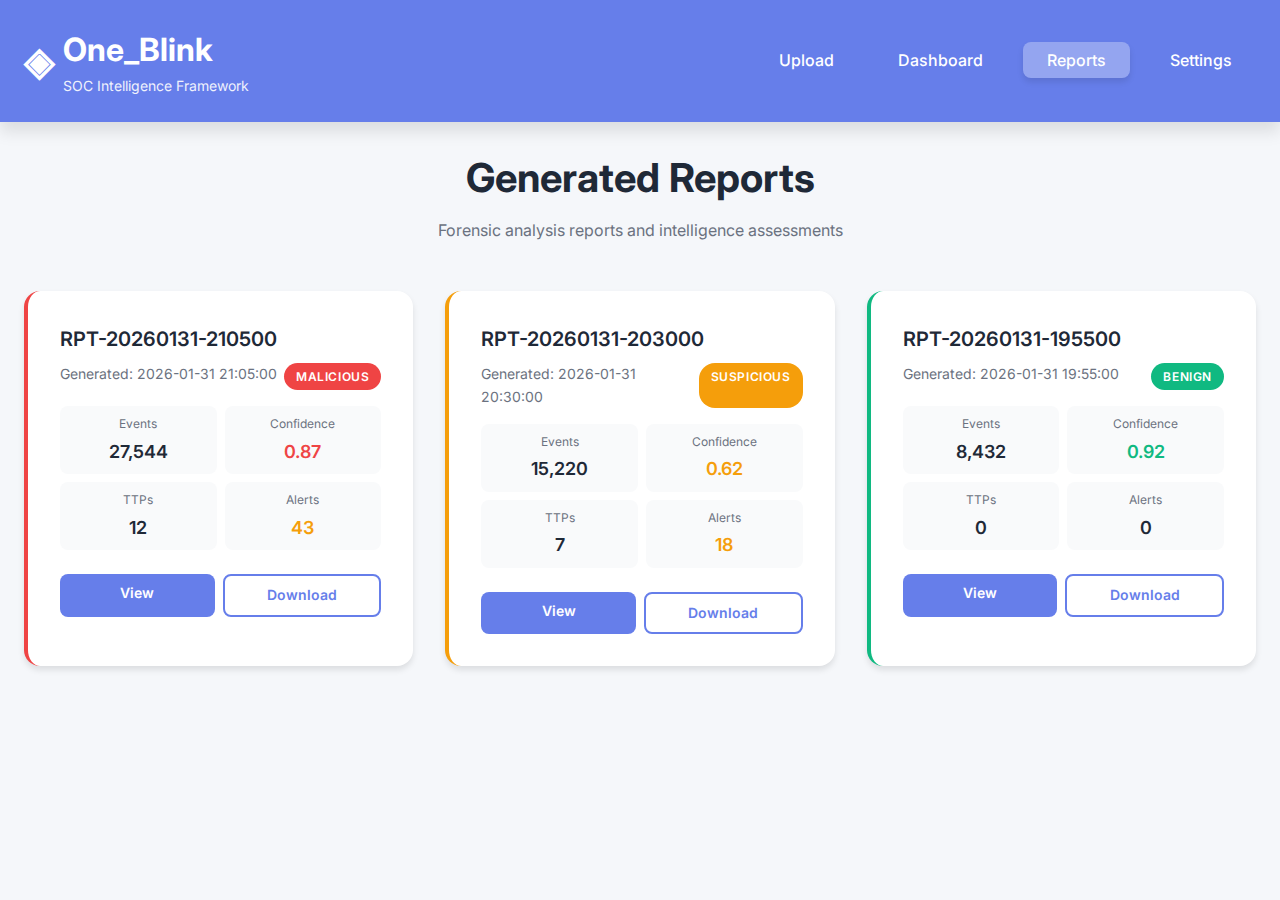
<file: templates/reports.html>
<!DOCTYPE html>
<html lang="en">

<head>
    <meta charset="UTF-8">
    <meta name="viewport" content="width=device-width, initial-scale=1.0">
    <meta name="description" content="One_Blink - Reports Gallery">
    <title>Reports - One_Blink</title>

    <!-- Fonts -->
    <link href="https://fonts.googleapis.com/css2?family=Inter:wght@400;500;600;700&display=swap" rel="stylesheet">

    <!-- Styles -->
    <link rel="stylesheet" href="/static/css/dashboard.css">

    <style>
        .reports-grid {
            display: grid;
            grid-template-columns: repeat(auto-fill, minmax(350px, 1fr));
            gap: var(--spacing-xl);
            margin: var(--spacing-2xl) 0;
        }

        .report-card {
            background: white;
            border-radius: 1rem;
            padding: var(--spacing-xl);
            box-shadow: var(--shadow-md);
            transition: all var(--transition-normal);
            border-left: 4px solid var(--primary);
        }

        .report-card:hover {
            transform: translateY(-4px);
            box-shadow: var(--shadow-lg);
        }

        .report-card.malicious {
            border-left-color: var(--danger);
        }

        .report-card.suspicious {
            border-left-color: var(--warning);
        }

        .report-card.benign {
            border-left-color: var(--success);
        }

        .report-id {
            font-size: 1.25rem;
            font-weight: 600;
            margin-bottom: var(--spacing-sm);
        }

        .report-meta {
            display: flex;
            justify-content: space-between;
            margin-bottom: var(--spacing-md);
            font-size: 0.875rem;
            color: var(--gray);
        }

        .report-stats {
            display: grid;
            grid-template-columns: repeat(2, 1fr);
            gap: var(--spacing-sm);
            margin: var(--spacing-md) 0;
        }

        .report-stat {
            background: var(--light);
            padding: var(--spacing-sm);
            border-radius: 0.5rem;
            text-align: center;
        }

        .report-stat-label {
            font-size: 0.75rem;
            color: var(--gray);
            margin-bottom: 0.25rem;
        }

        .report-stat-value {
            font-size: 1.125rem;
            font-weight: 600;
        }

        .report-actions {
            display: flex;
            gap: var(--spacing-sm);
            margin-top: var(--spacing-lg);
        }

        .report-actions .btn {
            flex: 1;
            font-size: 0.875rem;
            padding: var(--spacing-sm);
        }
    </style>
</head>

<body>
    <!-- Header -->
    <header class="header">
        <div class="container">
            <div class="header-content">
                <div class="logo">
                    <span class="logo-icon">&#9672;</span>
                    <div>
                        <div>One_Blink</div>
                        <div class="tagline">SOC Intelligence Framework</div>
                    </div>
                </div>

                <nav>
                    <ul class="nav">
                        <li><a href="/" class="nav-link">Upload</a></li>
                        <li><a href="/dashboard" class="nav-link">Dashboard</a></li>
                        <li><a href="/reports" class="nav-link active">Reports</a></li>
                        <li><a href="/settings" class="nav-link">Settings</a></li>
                    </ul>
                </nav>
            </div>
        </div>
    </header>

    <!-- Main Content -->
    <main class="container" style="margin-top: 2rem;">
        <div class="text-center mb-4">
            <h1>Generated Reports</h1>
            <p class="text-muted">Forensic analysis reports and intelligence assessments</p>
        </div>

        <!-- Reports Grid -->
        <div class="reports-grid fade-in" id="reportsGrid">
            <!-- Sample Report Cards (will be populated dynamically) -->
            <div class="report-card malicious">
                <div class="report-id">RPT-20260131-210500</div>
                <div class="report-meta">
                    <span>Generated: 2026-01-31 21:05:00</span>
                    <span class="badge badge-danger">MALICIOUS</span>
                </div>

                <div class="report-stats">
                    <div class="report-stat">
                        <div class="report-stat-label">Events</div>
                        <div class="report-stat-value">27,544</div>
                    </div>
                    <div class="report-stat">
                        <div class="report-stat-label">Confidence</div>
                        <div class="report-stat-value text-danger">0.87</div>
                    </div>
                    <div class="report-stat">
                        <div class="report-stat-label">TTPs</div>
                        <div class="report-stat-value">12</div>
                    </div>
                    <div class="report-stat">
                        <div class="report-stat-label">Alerts</div>
                        <div class="report-stat-value text-warning">43</div>
                    </div>
                </div>

                <div class="report-actions">
                    <a href="/reports/view/RPT-20260131-210500" class="btn btn-primary">View</a>
                    <a href="/reports/download/RPT-20260131-210500" class="btn btn-outline">Download</a>
                </div>
            </div>

            <div class="report-card suspicious">
                <div class="report-id">RPT-20260131-203000</div>
                <div class="report-meta">
                    <span>Generated: 2026-01-31 20:30:00</span>
                    <span class="badge badge-warning">SUSPICIOUS</span>
                </div>

                <div class="report-stats">
                    <div class="report-stat">
                        <div class="report-stat-label">Events</div>
                        <div class="report-stat-value">15,220</div>
                    </div>
                    <div class="report-stat">
                        <div class="report-stat-label">Confidence</div>
                        <div class="report-stat-value text-warning">0.62</div>
                    </div>
                    <div class="report-stat">
                        <div class="report-stat-label">TTPs</div>
                        <div class="report-stat-value">7</div>
                    </div>
                    <div class="report-stat">
                        <div class="report-stat-label">Alerts</div>
                        <div class="report-stat-value text-warning">18</div>
                    </div>
                </div>

                <div class="report-actions">
                    <a href="/reports/view/RPT-20260131-203000" class="btn btn-primary">View</a>
                    <a href="/reports/download/RPT-20260131-203000" class="btn btn-outline">Download</a>
                </div>
            </div>

            <div class="report-card benign">
                <div class="report-id">RPT-20260131-195500</div>
                <div class="report-meta">
                    <span>Generated: 2026-01-31 19:55:00</span>
                    <span class="badge badge-success">BENIGN</span>
                </div>

                <div class="report-stats">
                    <div class="report-stat">
                        <div class="report-stat-label">Events</div>
                        <div class="report-stat-value">8,432</div>
                    </div>
                    <div class="report-stat">
                        <div class="report-stat-label">Confidence</div>
                        <div class="report-stat-value text-success">0.92</div>
                    </div>
                    <div class="report-stat">
                        <div class="report-stat-label">TTPs</div>
                        <div class="report-stat-value">0</div>
                    </div>
                    <div class="report-stat">
                        <div class="report-stat-label">Alerts</div>
                        <div class="report-stat-value">0</div>
                    </div>
                </div>

                <div class="report-actions">
                    <a href="/reports/view/RPT-20260131-195500" class="btn btn-primary">View</a>
                    <a href="/reports/download/RPT-20260131-195500" class="btn btn-outline">Download</a>
                </div>
            </div>
        </div>

        <!-- Empty State -->
        <div id="emptyState" style="display: none; text-align: center; padding: 4rem 0;">
            <h2 class="text-muted">No Reports Generated</h2>
            <p class="text-muted">Upload and analyze a PCAP file to generate your first report</p>
            <a href="/" class="btn btn-primary mt-3">Upload PCAP</a>
        </div>
    </main>

    <script>
        // Fetch reports from API
        async function loadReports() {
            try {
                const response = await fetch('/api/reports');
                if (response.ok) {
                    const reports = await response.json();

                    if (reports.length === 0) {
                        document.getElementById('reportsGrid').style.display = 'none';
                        document.getElementById('emptyState').style.display = 'block';
                    } else {
                        renderReports(reports);
                    }
                }
            } catch (error) {
                console.error('Failed to load reports:', error);
            }
        }

        function renderReports(reports) {
            const grid = document.getElementById('reportsGrid');
            grid.innerHTML = '';

            reports.forEach(report => {
                const card = createReportCard(report);
                grid.appendChild(card);
            });
        }

        function createReportCard(report) {
            const div = document.createElement('div');
            div.className = `report-card ${report.verdict.toLowerCase()}`;

            div.innerHTML = `
                <div class="report-id">${report.id}</div>
                <div class="report-meta">
                    <span>Generated: ${new Date(report.created_at).toLocaleString()}</span>
                    <span class="badge badge-${getBadgeClass(report.verdict)}">${report.verdict}</span>
                </div>
                
                <div class="report-stats">
                    <div class="report-stat">
                        <div class="report-stat-label">Events</div>
                        <div class="report-stat-value">${report.events_count.toLocaleString()}</div>
                    </div>
                    <div class="report-stat">
                        <div class="report-stat-label">Confidence</div>
                        <div class="report-stat-value text-${getConfidenceClass(report.confidence)}">${report.confidence}</div>
                    </div>
                    <div class="report-stat">
                        <div class="report-stat-label">TTPs</div>
                        <div class="report-stat-value">${report.ttps_count}</div>
                    </div>
                    <div class="report-stat">
                        <div class="report-stat-label">Alerts</div>
                        <div class="report-stat-value text-warning">${report.alerts_count}</div>
                    </div>
                </div>
                
                <div class="report-actions">
                    <a href="/reports/view/${report.id}" class="btn btn-primary">View</a>
                    <a href="/reports/download/${report.id}" class="btn btn-outline">Download</a>
                </div>
            `;

            return div;
        }

        function getBadgeClass(verdict) {
            const map = {
                'MALICIOUS': 'danger',
                'SUSPICIOUS': 'warning',
                'BENIGN': 'success'
            };
            return map[verdict] || 'info';
        }

        function getConfidenceClass(confidence) {
            if (confidence >= 0.8) return 'success';
            if (confidence >= 0.5) return 'warning';
            return 'danger';
        }

        // Load reports on page load
        // document.addEventListener('DOMContentLoaded', loadReports);
    </script>
</body>

</html>
</file>
<file: static/css/dashboard.css>
/*
 * One_Blink Dashboard CSS
 * Premium forensics dashboard styling with glassmorphism and gradients
 */

/* ========== CSS VARIABLES ========== */
:root {
    /* Brand Colors */
    --primary: #667eea;
    --primary-dark: #5568d3;
    --secondary: #764ba2;
    --accent: #8b5cf6;

    /* Semantic Colors */
    --success: #10b981;
    --warning: #f59e0b;
    --danger: #ef4444;
    --info: #3b82f6;

    /* Neutrals */
    --dark: #1f2937;
    --dark-light: #374151;
    --light: #f9fafb;
    --gray: #6b7280;
    --gray-light: #e5e7eb;

    /* Spacing */
    --spacing-xs: 0.25rem;
    --spacing-sm: 0.5rem;
    --spacing-md: 1rem;
    --spacing-lg: 1.5rem;
    --spacing-xl: 2rem;
    --spacing-2xl: 3rem;

    /* Shadows */
    --shadow-sm: 0 1px 2px rgba(0, 0, 0, 0.05);
    --shadow-md: 0 4px 6px rgba(0, 0, 0, 0.1);
    --shadow-lg: 0 10px 15px rgba(0, 0, 0, 0.1);
    --shadow-glow: 0 0 20px rgba(102, 126, 234, 0.3);

    /* Transitions */
    --transition-fast: 150ms ease;
    --transition-normal: 300ms ease;
    --transition-slow: 500ms ease;
}

/* ========== RESET & BASE ========== */
* {
    margin: 0;
    padding: 0;
    box-sizing: border-box;
}

html {
    font-size: 16px;
    scroll-behavior: smooth;
}

body {
    font-family: -apple-system, BlinkMacSystemFont, 'Segoe UI', 'Inter', 'Roboto',
        'Oxygen', 'Ubuntu', 'Cantarell', sans-serif;
    line-height: 1.6;
    color: var(--dark);
    background: #f5f7fa;
    min-height: 100vh;
    overflow-x: hidden;
}

/* ========== TYPOGRAPHY ========== */
h1,
h2,
h3,
h4,
h5,
h6 {
    font-weight: 700;
    line-height: 1.2;
    margin-bottom: var(--spacing-md);
}

h1 {
    font-size: 2.5rem;
}

h2 {
    font-size: 2rem;
}

h3 {
    font-size: 1.5rem;
}

h4 {
    font-size: 1.25rem;
}

h5 {
    font-size: 1.125rem;
}

h6 {
    font-size: 1rem;
}

p {
    margin-bottom: var(--spacing-md);
}

code {
    font-family: 'JetBrains Mono', 'Courier New', monospace;
    background: var(--gray-light);
    padding: 0.125rem 0.375rem;
    border-radius: 0.25rem;
    font-size: 0.875em;
}

/* ========== LAYOUT ========== */
.container {
    max-width: 1400px;
    margin: 0 auto;
    padding: 0 var(--spacing-lg);
}

.container-fluid {
    width: 100%;
    padding: 0 var(--spacing-lg);
}

.row {
    display: flex;
    flex-wrap: wrap;
    margin: 0 calc(-1 * var(--spacing-md));
}

.col {
    flex: 1;
    padding: 0 var(--spacing-md);
}

.col-2 {
    flex: 0 0 16.666%;
    max-width: 16.666%;
}

.col-3 {
    flex: 0 0 25%;
    max-width: 25%;
}

.col-4 {
    flex: 0 0 33.333%;
    max-width: 33.333%;
}

.col-6 {
    flex: 0 0 50%;
    max-width: 50%;
}

.col-8 {
    flex: 0 0 66.666%;
    max-width: 66.666%;
}

.col-9 {
    flex: 0 0 75%;
    max-width: 75%;
}

.col-12 {
    flex: 0 0 100%;
    max-width: 100%;
}

/* ========== HEADER ========== */
.header {
    background: var(--primary);
    color: white;
    padding: var(--spacing-lg) 0;
    box-shadow: var(--shadow-lg);
    position: sticky;
    top: 0;
    z-index: 100;
}

.header-content {
    display: flex;
    justify-content: space-between;
    align-items: center;
}

.logo {
    font-size: 2rem;
    font-weight: bold;
    display: flex;
    align-items: center;
    gap: var(--spacing-sm);
}

.logo-icon {
    font-size: 2.5rem;
}

.tagline {
    font-size: 0.875rem;
    opacity: 0.9;
    font-weight: normal;
}

/* ========== NAVIGATION ========== */
.nav {
    display: flex;
    gap: var(--spacing-md);
    list-style: none;
    align-items: center;
}

.nav-link {
    color: white;
    text-decoration: none;
    padding: var(--spacing-sm) var(--spacing-lg);
    border-radius: 0.5rem;
    transition: all var(--transition-fast);
    font-weight: 500;
}

.nav-link:hover {
    background: rgba(255, 255, 255, 0.2);
    transform: translateY(-2px);
}

.nav-link.active {
    background: rgba(255, 255, 255, 0.3);
    box-shadow: var(--shadow-md);
}

/* ========== CARDS ========== */
.card {
    background: white;
    border-radius: 1rem;
    padding: var(--spacing-xl);
    box-shadow: var(--shadow-md);
    transition: all var(--transition-normal);
}

.card:hover {
    transform: translateY(-4px);
    box-shadow: var(--shadow-lg);
}

.card-glass {
    background: rgba(255, 255, 255, 0.7);
    backdrop-filter: blur(10px);
    border: 1px solid rgba(255, 255, 255, 0.3);
}

.card-header {
    border-bottom: 2px solid var(--gray-light);
    padding-bottom: var(--spacing-md);
    margin-bottom: var(--spacing-lg);
}

.card-title {
    font-size: 1.5rem;
    margin: 0;
}

/* ========== METRIC CARDS ========== */
.metric-grid {
    display: grid;
    grid-template-columns: repeat(auto-fit, minmax(250px, 1fr));
    gap: var(--spacing-lg);
    margin-bottom: var(--spacing-2xl);
}

.metric-card {
    background: var(--primary);
    color: white;
    padding: var(--spacing-xl);
    border-radius: 1rem;
    box-shadow: var(--shadow-lg);
    transition: all var(--transition-normal);
    position: relative;
    overflow: hidden;
}

/* Removed gradient overlay effect */

.metric-card:hover {
    transform: translateY(-6px) scale(1.02);
    box-shadow: var(--shadow-glow);
}

.metric-label {
    font-size: 0.875rem;
    text-transform: uppercase;
    letter-spacing: 0.05em;
    opacity: 0.9;
    margin-bottom: var(--spacing-sm);
}

.metric-value {
    font-size: 2.5rem;
    font-weight: bold;
    margin-bottom: var(--spacing-sm);
}

.metric-change {
    font-size: 0.875rem;
    opacity: 0.8;
}

.metric-change.positive {
    color: #d1fae5;
}

.metric-change.negative {
    color: #fee2e2;
}

/* ========== BUTTONS ========== */
.btn {
    display: inline-block;
    padding: var(--spacing-sm) var(--spacing-lg);
    border: none;
    border-radius: 0.5rem;
    font-size: 1rem;
    font-weight: 600;
    cursor: pointer;
    transition: all var(--transition-fast);
    text-decoration: none;
    text-align: center;
}

.btn-primary {
    background: var(--primary);
    color: white;
}

.btn-primary:hover {
    transform: translateY(-2px);
    box-shadow: var(--shadow-lg);
}

.btn-success {
    background: var(--success);
    color: white;
}

.btn-danger {
    background: var(--danger);
    color: white;
}

.btn-outline {
    background: transparent;
    border: 2px solid var(--primary);
    color: var(--primary);
}

.btn-outline:hover {
    background: var(--primary);
    color: white;
}

/* ========== TABLES ========== */
.table {
    width: 100%;
    border-collapse: collapse;
    background: white;
    border-radius: 0.5rem;
    overflow: hidden;
    box-shadow: var(--shadow-md);
}

.table th {
    background: var(--primary);
    color: white;
    padding: var(--spacing-md);
    text-align: left;
    font-weight: 600;
    text-transform: uppercase;
    font-size: 0.875rem;
    letter-spacing: 0.05em;
}

.table td {
    padding: var(--spacing-md);
    border-bottom: 1px solid var(--gray-light);
}

.table tr:hover {
    background: var(--light);
}

.table tr:last-child td {
    border-bottom: none;
}

/* ========== BADGES ========== */
.badge {
    display: inline-block;
    padding: 0.25rem 0.75rem;
    border-radius: 1rem;
    font-size: 0.75rem;
    font-weight: 600;
    text-transform: uppercase;
    letter-spacing: 0.05em;
}

.badge-success {
    background: var(--success);
    color: white;
}

.badge-warning {
    background: var(--warning);
    color: white;
}

.badge-danger {
    background: var(--danger);
    color: white;
}

.badge-info {
    background: var(--info);
    color: white;
}

/* ========== TLP BANNERS ========== */
.tlp-banner {
    padding: var(--spacing-md);
    border-radius: 0.5rem;
    font-weight: bold;
    text-align: center;
    margin: var(--spacing-lg) 0;
}

.tlp-red {
    background: #dc2626;
    color: white;
}

.tlp-amber {
    background: #f59e0b;
    color: white;
}

.tlp-green {
    background: #10b981;
    color: white;
}

.tlp-white {
    background: #f3f4f6;
    color: var(--dark);
    border: 2px solid var(--gray-light);
}

/* ========== CHARTS ========== */
.chart-container {
    position: relative;
    height: 400px;
    margin: var(--spacing-xl) 0;
}

.chart-wrapper {
    background: white;
    padding: var(--spacing-xl);
    border-radius: 1rem;
    box-shadow: var(--shadow-md);
}

.chart-title {
    font-size: 1.25rem;
    margin-bottom: var(--spacing-lg);
    color: var(--dark);
}

/* ========== ANIMATIONS ========== */
@keyframes fadeIn {
    from {
        opacity: 0;
        transform: translateY(20px);
    }

    to {
        opacity: 1;
        transform: translateY(0);
    }
}

@keyframes pulse {

    0%,
    100% {
        opacity: 1;
    }

    50% {
        opacity: 0.7;
    }
}

.fade-in {
    animation: fadeIn 0.5s ease;
}

.pulse {
    animation: pulse 2s ease infinite;
}

/* ========== UTILITIES ========== */
.mt-1 {
    margin-top: var(--spacing-sm);
}

.mt-2 {
    margin-top: var(--spacing-md);
}

.mt-3 {
    margin-top: var(--spacing-lg);
}

.mt-4 {
    margin-top: var(--spacing-xl);
}

.mb-1 {
    margin-bottom: var(--spacing-sm);
}

.mb-2 {
    margin-bottom: var(--spacing-md);
}

.mb-3 {
    margin-bottom: var(--spacing-lg);
}

.mb-4 {
    margin-bottom: var(--spacing-xl);
}

.text-center {
    text-align: center;
}

.text-right {
    text-align: right;
}

.text-muted {
    color: var(--gray);
}

.text-danger {
    color: var(--danger);
}

.text-success {
    color: var(--success);
}

.text-warning {
    color: var(--warning);
}

/* ========== RESPONSIVE ========== */
@media (max-width: 768px) {
    .header-content {
        flex-direction: column;
        gap: var(--spacing-md);
    }

    .nav {
        flex-direction: column;
        width: 100%;
    }

    .metric-grid {
        grid-template-columns: 1fr;
    }

    .col-2,
    .col-3,
    .col-4,
    .col-6,
    .col-8,
    .col-9 {
        flex: 0 0 100%;
        max-width: 100%;
    }

    h1 {
        font-size: 2rem;
    }

    h2 {
        font-size: 1.5rem;
    }
}

@media (max-width: 480px) {
    html {
        font-size: 14px;
    }

    .metric-value {
        font-size: 2rem;
    }
}
</file>
